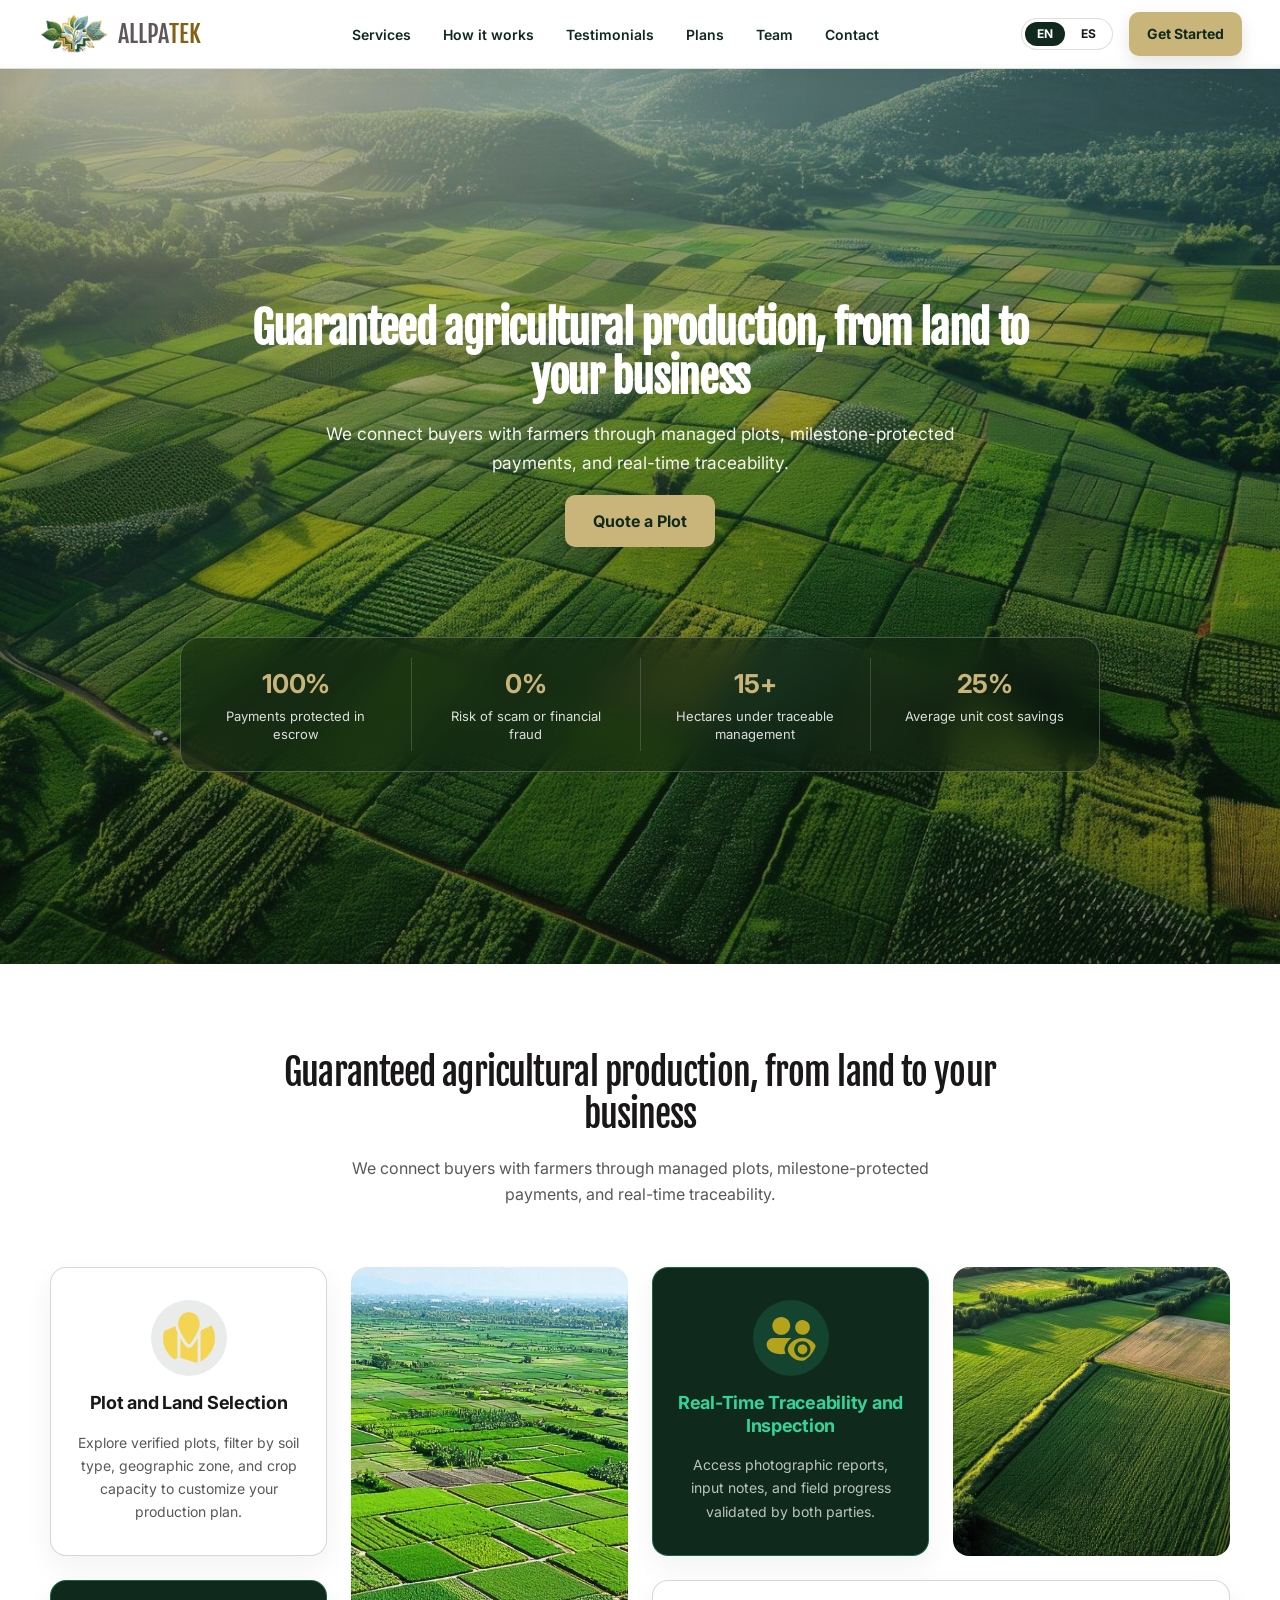
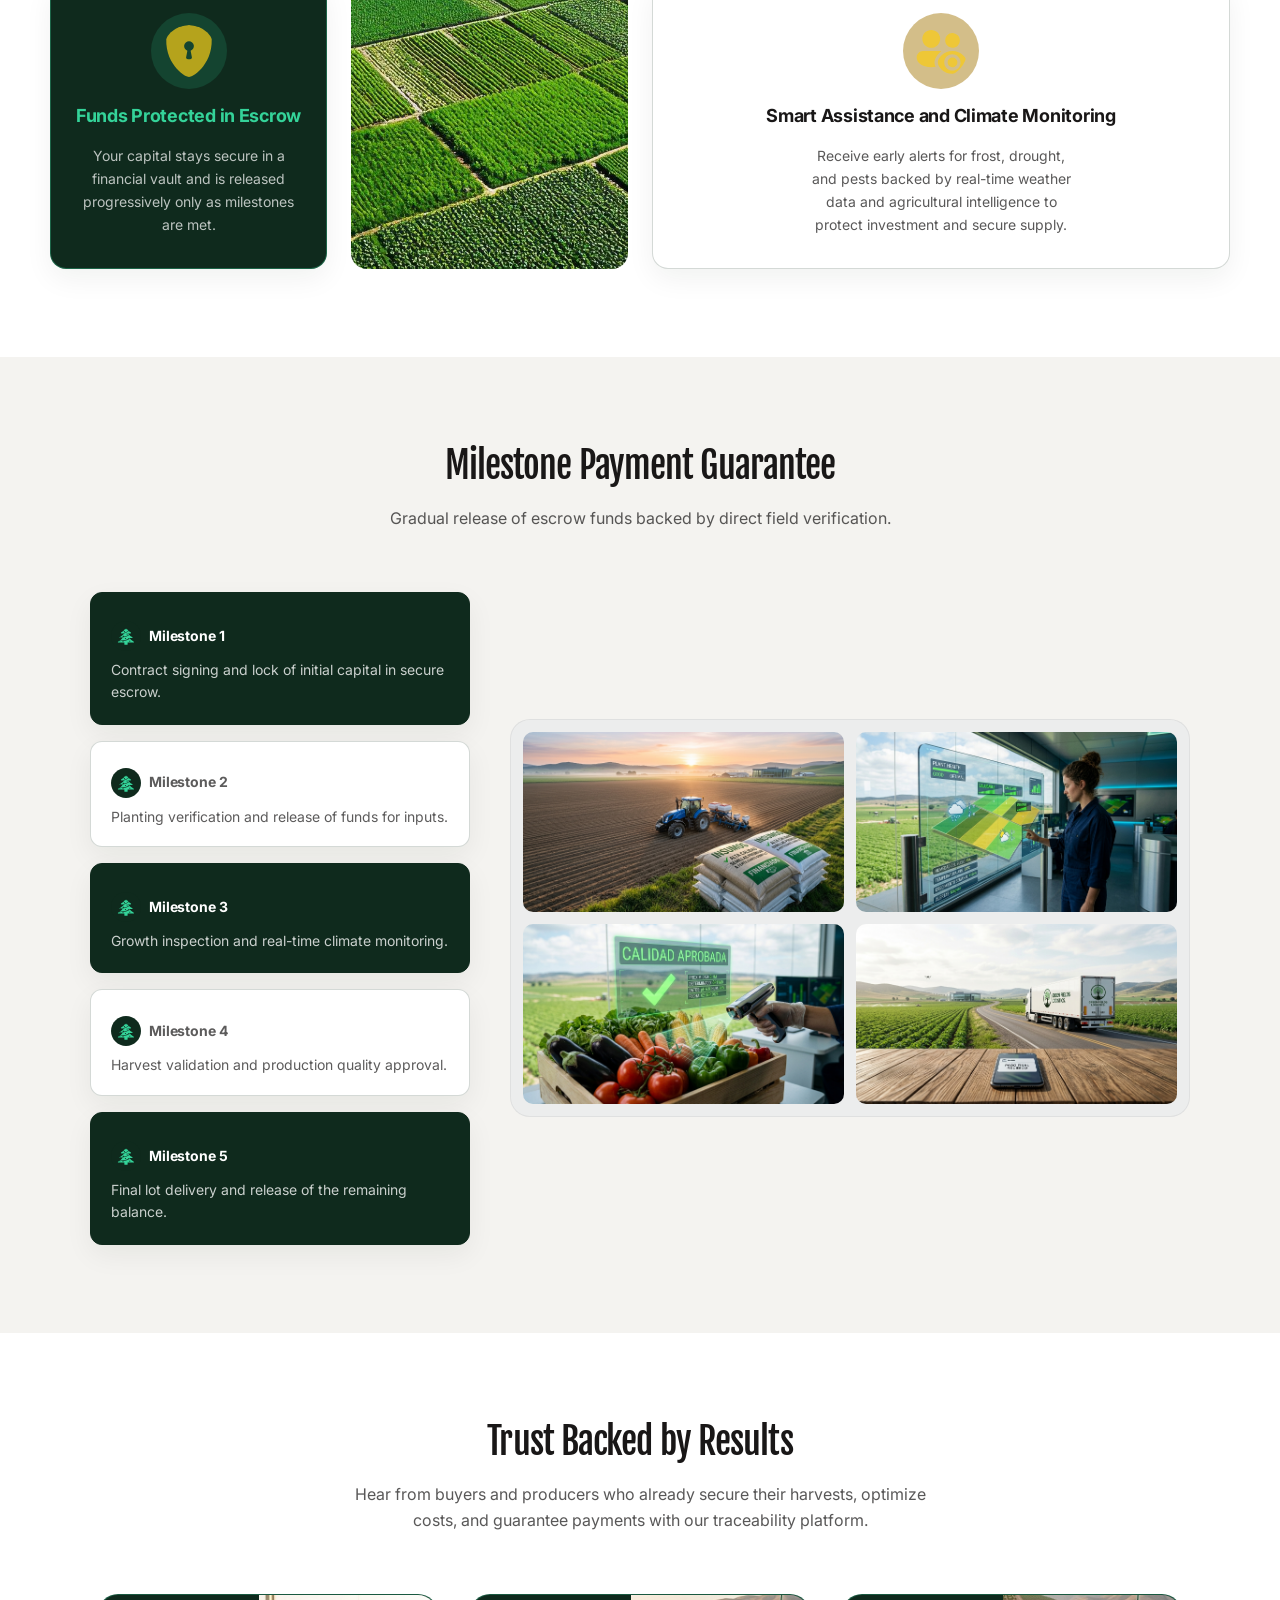
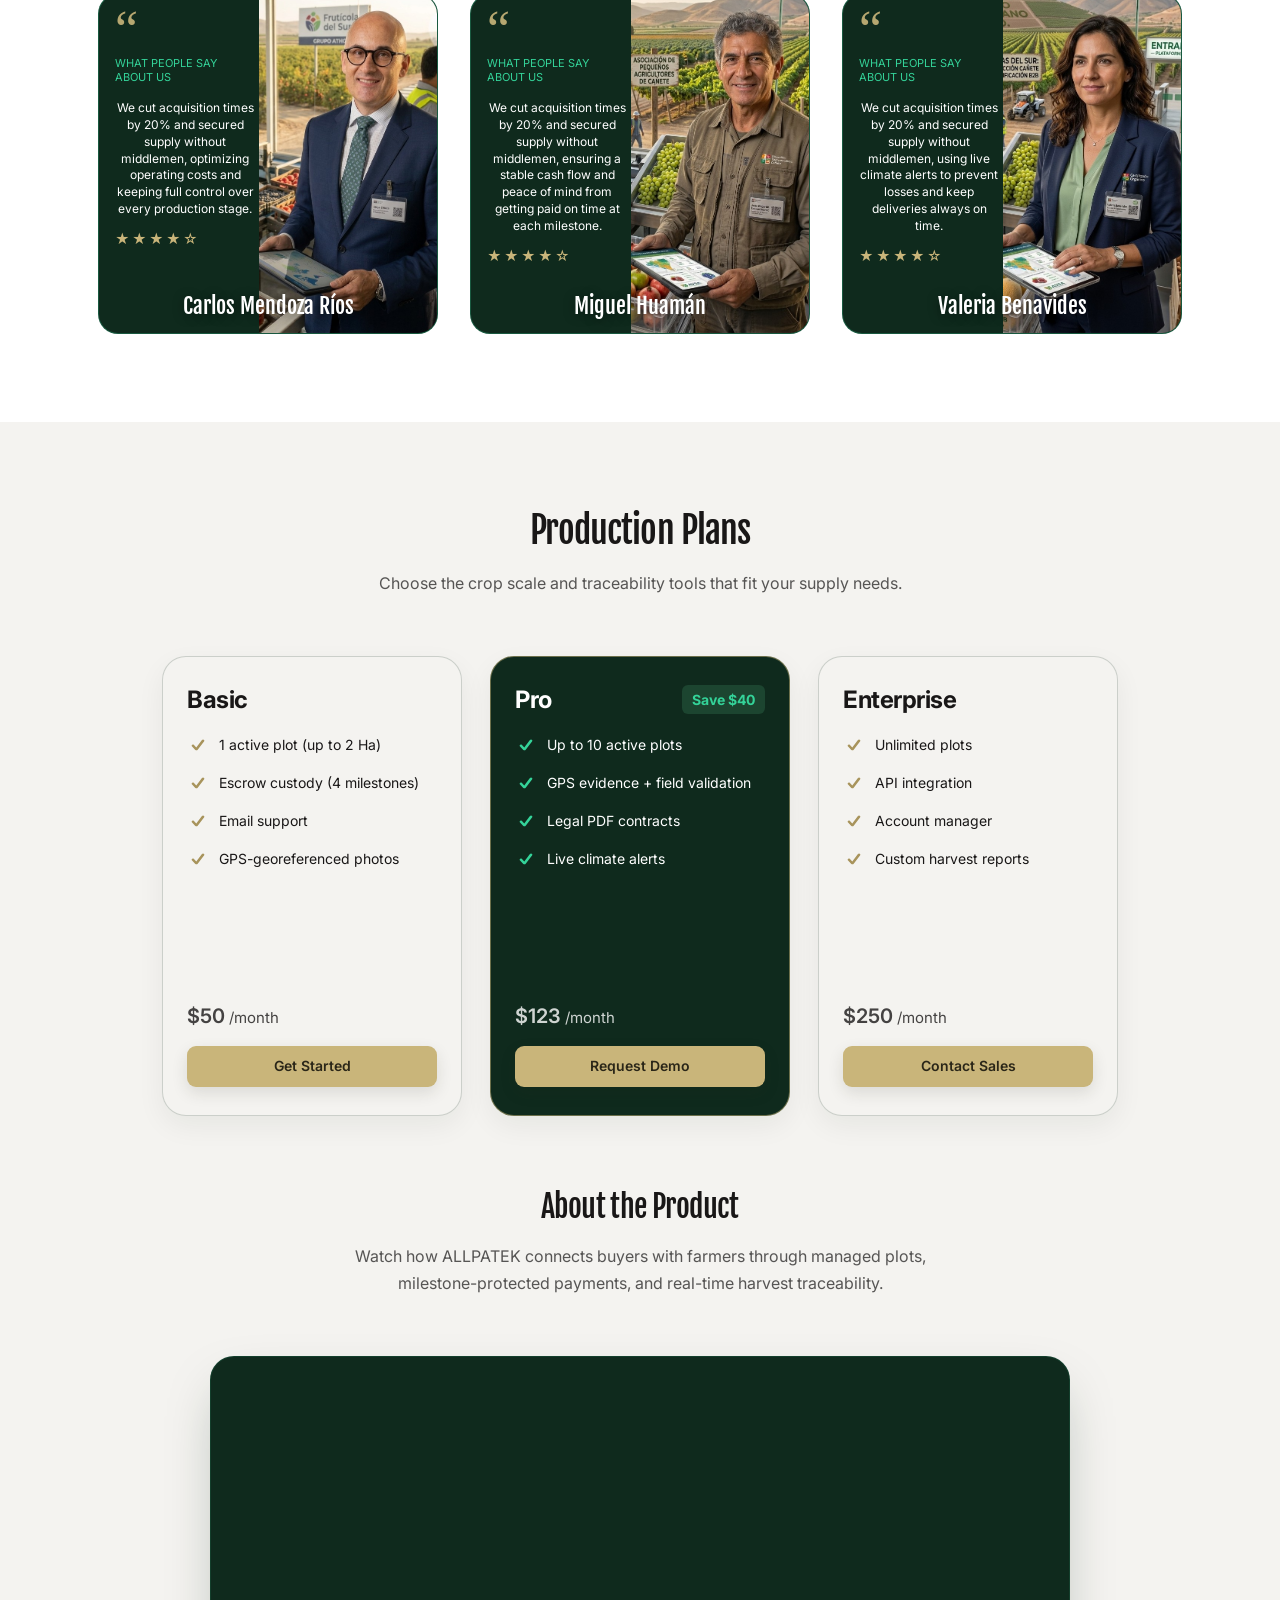
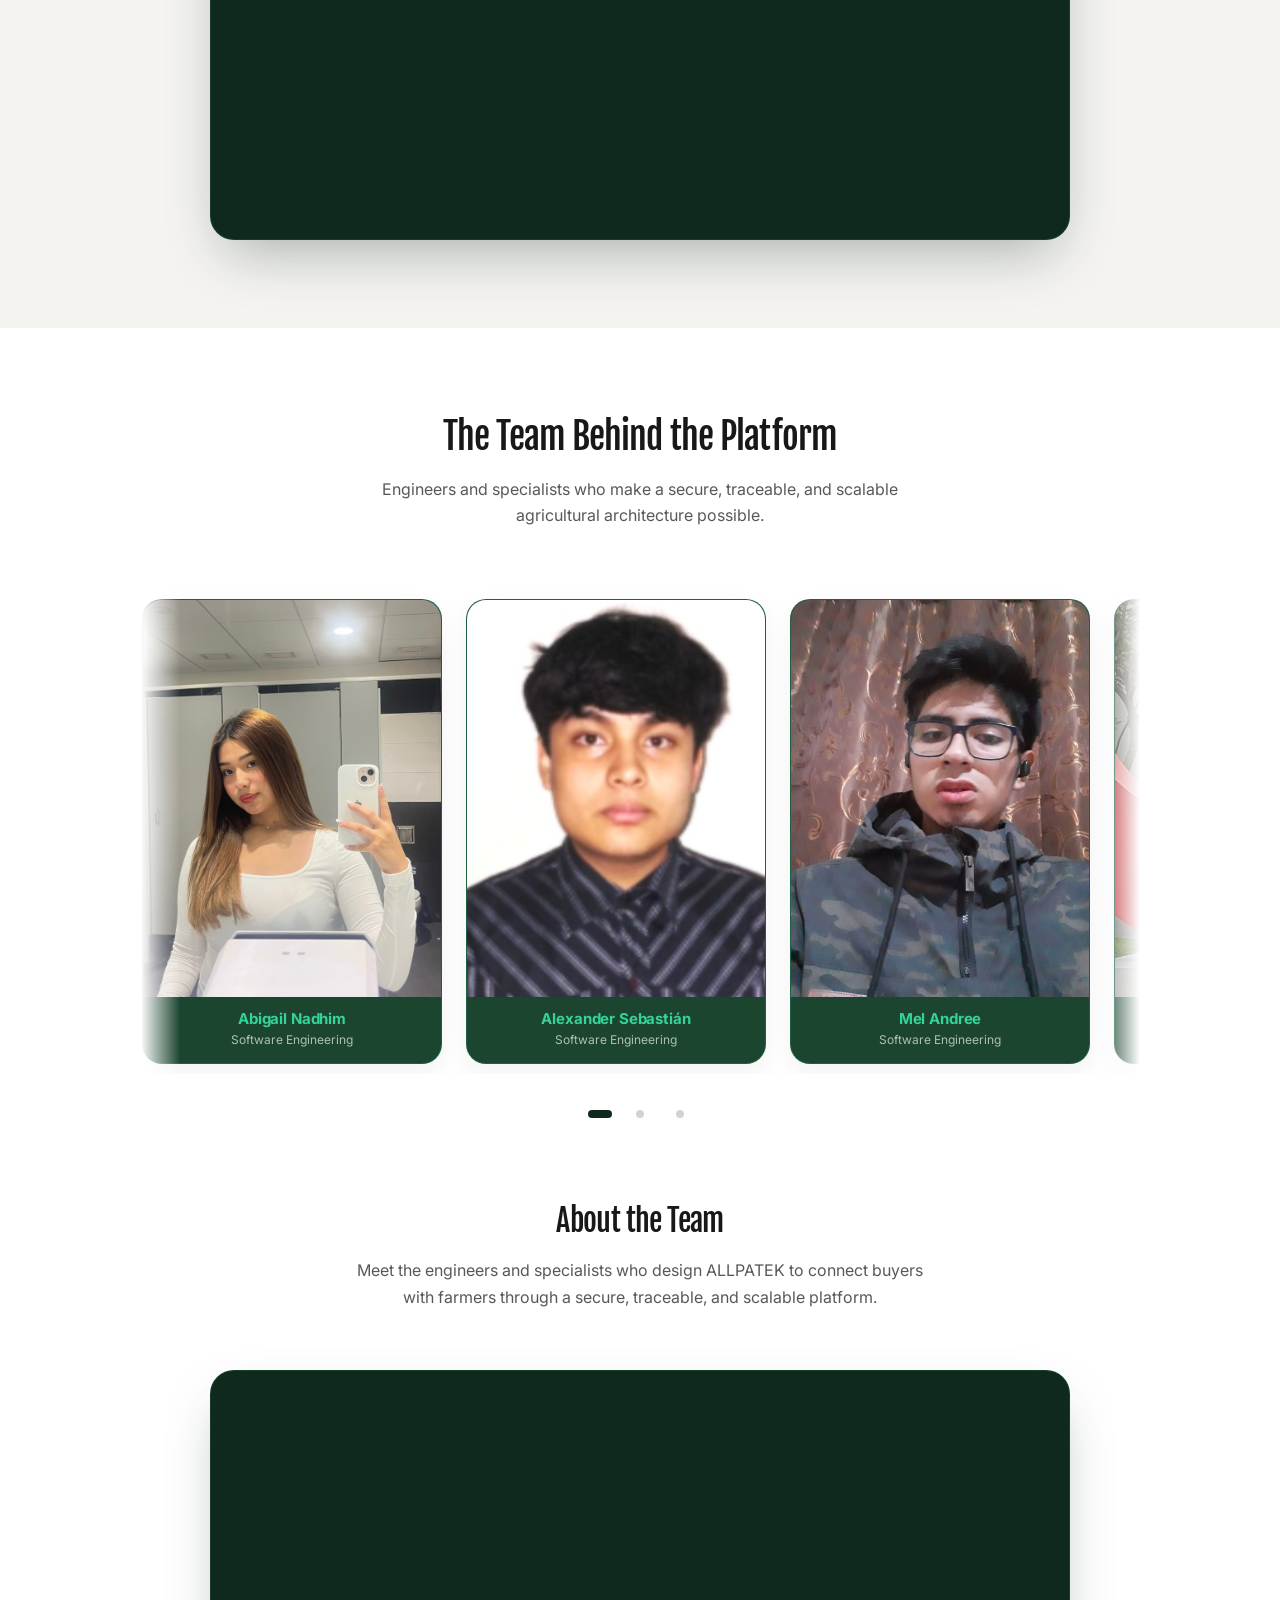
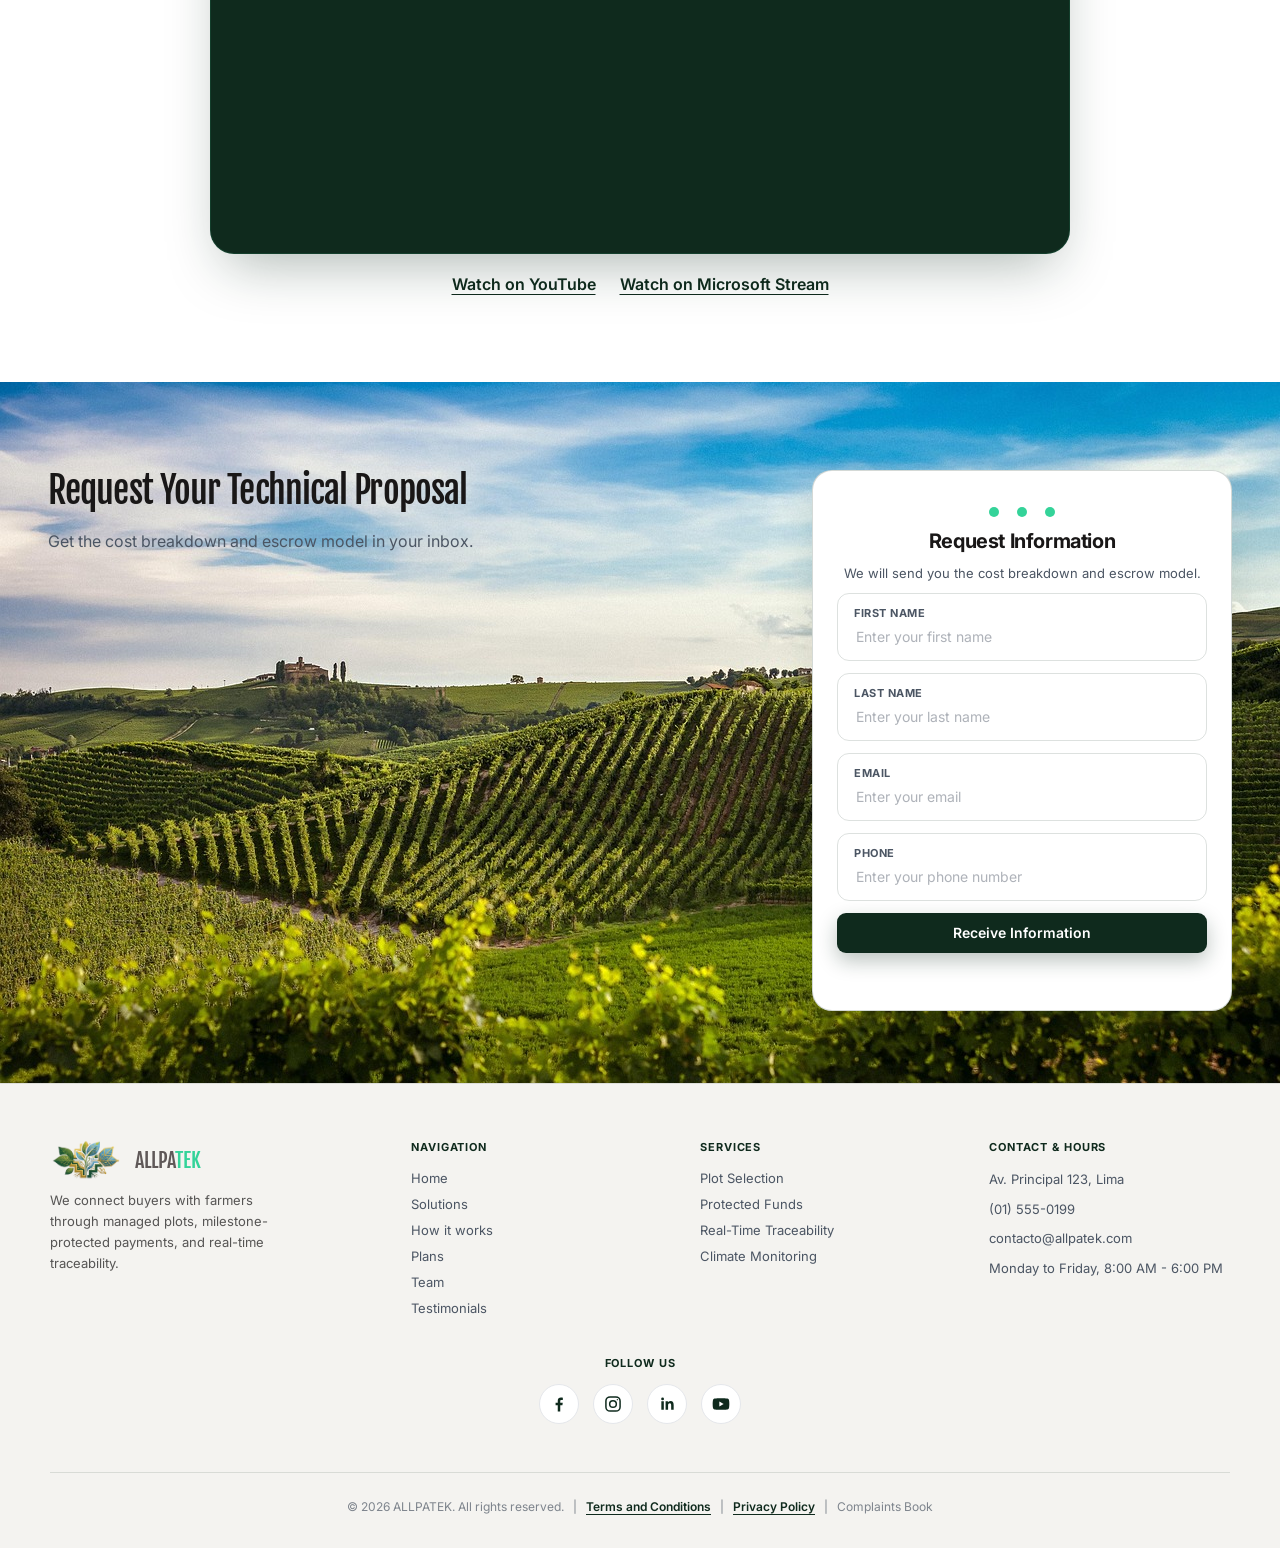
<file: index.html>
<!DOCTYPE html>
<html lang="en">
  <head>
    <meta charset="UTF-8" />
    <meta name="viewport" content="width=device-width, initial-scale=1.0" />
    <meta name="description" content="ALLPATEK — Guaranteed agricultural production from land to business." data-i18n-content="meta.description" />
    <meta name="theme-color" content="#0f2a1d" />
    <meta property="og:type" content="website" />
    <meta property="og:title" content="ALLPATEK — Guaranteed agricultural production" data-i18n-content="meta.title" />
    <meta property="og:description" content="ALLPATEK — Guaranteed agricultural production from land to business." data-i18n-content="meta.description" />
    <meta property="og:image" content="https://upc-pre-202620-1asi0729-7753-terranova.github.io/allpatek-website/assets/hero.png" />
    <meta name="twitter:card" content="summary_large_image" />
    <title data-i18n="meta.title">ALLPATEK — Guaranteed agricultural production</title>
    <link rel="icon" href="assets/logo.png" type="image/png" />
    <link rel="preconnect" href="https://fonts.googleapis.com" />
    <link rel="preconnect" href="https://fonts.gstatic.com" crossorigin />
    <link
      href="https://fonts.googleapis.com/css2?family=Fjalla+One&family=Inter:wght@400;600;700&display=swap"
      rel="stylesheet"
    />
    <link rel="stylesheet" href="styles.css" />
  </head>
  <body>
    <a class="skip-link" href="#main" data-i18n="a11y.skip">Skip to main content</a>

    <!-- Header -->
    <header class="site-header">
      <nav class="nav" aria-label="Primary" data-i18n-aria-label="nav.aria">
        <a class="logo" href="#inicio" aria-label="ALLPATEK home" data-i18n-aria-label="nav.home">
          <img class="logo__img" src="assets/logo.png" width="72" height="40" alt="" />
          <span class="logo__text" aria-hidden="true"><span>ALLPA</span><span>TEK</span></span>
        </a>

        <button
          class="nav__toggle"
          type="button"
          aria-expanded="false"
          aria-controls="nav-menu"
          aria-label="Open menu" data-i18n-aria-label="nav.menuAria"
         data-i18n="nav.menu">
          Menu
        </button>

        <ul class="nav__links" id="nav-menu" role="list">
          <li><a href="#servicios" data-i18n="nav.services">Services</a></li>
          <li><a href="#hitos" data-i18n="nav.how">How it works</a></li>
          <li><a href="#testimonios" data-i18n="nav.reviews">Testimonials</a></li>
          <li><a href="#planes" data-i18n="nav.plans">Plans</a></li>
          <li><a href="#equipo" data-i18n="nav.team">Team</a></li>
          <li><a href="#contacto" data-i18n="nav.contact">Contact</a></li>
        </ul>

        <div class="lang" role="group" aria-label="Language" data-i18n-aria-label="lang.aria">
          <button type="button" class="lang__btn is-active" data-lang="en_US" aria-pressed="true">
            EN
          </button>
          <button type="button" class="lang__btn" data-lang="es_419" aria-pressed="false">
            ES
          </button>
        </div>

        <a class="btn btn--gold btn--sm nav__cta" href="https://terranova-allpatek.netlify.app/" target="_blank" rel="noopener noreferrer" data-i18n="nav.cta">Get Started</a>
      </nav>
    </header>

    <main id="main" role="main">
      <!-- Hero -->
      <section class="hero" id="inicio" aria-labelledby="hero-title">
        <img class="hero__bg" src="assets/hero.png" alt="" role="presentation" fetchpriority="high" decoding="async" />
        <div class="hero__content">
          <h1 id="hero-title" data-i18n="hero.title">Guaranteed agricultural production, from land to your business</h1>
          <p data-i18n="hero.lead">We connect buyers with farmers through managed plots, milestone-protected payments, and real-time traceability.</p>
          <a class="btn btn--gold btn--lg" href="#servicios" data-i18n="hero.cta">Quote a Plot</a>
          <ul class="stats" role="list" aria-label="Key metrics" data-i18n-aria-label="hero.statsAria">
            <li>
              <strong>100%</strong>
              <span data-i18n="hero.stat1">Payments protected in escrow</span>
            </li>
            <li>
              <strong>0%</strong>
              <span data-i18n="hero.stat2">Risk of scam or financial fraud</span>
            </li>
            <li>
              <strong>15+</strong>
              <span data-i18n="hero.stat3">Hectares under traceable management</span>
            </li>
            <li>
              <strong>25%</strong>
              <span data-i18n="hero.stat4">Average unit cost savings</span>
            </li>
          </ul>
        </div>
      </section>

      <!-- Services -->
      <section class="section" id="servicios" aria-labelledby="services-title">
        <div class="intro">
          <h2 id="services-title" data-i18n="services.title">Guaranteed agricultural production, from land to your business</h2>
          <p data-i18n="services.lead">We connect buyers with farmers through managed plots, milestone-protected payments, and real-time traceability.</p>
        </div>
        <div class="features" role="list">
          <article class="card" role="listitem">
            <img class="icon icon--lg" src="assets/icon-parcelas.svg" width="50" height="50" alt="" aria-hidden="true" />
            <h3 data-i18n="services.card1.title">Plot and Land Selection</h3>
            <p data-i18n="services.card1.text">Explore verified plots, filter by soil type, geographic zone, and crop capacity to customize your production plan.</p>
          </article>
          <figure class="photo photo--tall">
            <img src="assets/feature-fields.png" alt="Agricultural plots in production" data-i18n-alt="services.img1" loading="lazy" decoding="async" />
          </figure>
          <article class="card card--dark" role="listitem">
            <img class="icon icon--lg" src="assets/icon-trazabilidad.svg" width="50" height="50" alt="" aria-hidden="true" />
            <h3 data-i18n="services.card2.title">Real-Time Traceability and Inspection</h3>
            <p data-i18n="services.card2.text">Access photographic reports, input notes, and field progress validated by both parties.</p>
          </article>
          <figure class="photo">
            <img src="assets/feature-sunset.png" alt="Fields at sunset" data-i18n-alt="services.img2" loading="lazy" decoding="async" />
          </figure>
          <article class="card card--dark" role="listitem">
            <img class="icon icon--lg" src="assets/icon-fondos.svg" width="50" height="50" alt="" aria-hidden="true" />
            <h3 data-i18n="services.card3.title">Funds Protected in Escrow</h3>
            <p data-i18n="services.card3.text">Your capital stays secure in a financial vault and is released progressively only as milestones are met.</p>
          </article>
          <article class="card card--wide" role="listitem">
            <img class="icon icon--lg" src="assets/icon-trazabilidad.svg" width="50" height="50" alt="" aria-hidden="true" />
            <h3 data-i18n="services.card4.title">Smart Assistance and Climate Monitoring</h3>
            <p data-i18n="services.card4.text">Receive early alerts for frost, drought, and pests backed by real-time weather data and agricultural intelligence to protect investment and secure supply.</p>
          </article>
        </div>
      </section>

      <!-- How it works -->
      <section class="section section--alt" id="hitos" aria-labelledby="milestones-title">
        <div class="intro">
          <h2 id="milestones-title" data-i18n="milestones.title">Milestone Payment Guarantee</h2>
          <p data-i18n="milestones.lead">Gradual release of escrow funds backed by direct field verification.</p>
        </div>
        <div class="milestones">
          <ol class="milestones__list">
            <li class="milestone milestone--on">
              <p class="milestone__label">
                <img class="icon" src="assets/icon-tree.svg" width="30" height="30" alt="" aria-hidden="true" />
                <span data-i18n="milestones.m1.label">Milestone 1</span>
              </p>
              <p data-i18n="milestones.m1.text">Contract signing and lock of initial capital in secure escrow.</p>
            </li>
            <li class="milestone">
              <p class="milestone__label">
                <img class="icon" src="assets/icon-tree.svg" width="30" height="30" alt="" aria-hidden="true" />
                <span data-i18n="milestones.m2.label">Milestone 2</span>
              </p>
              <p data-i18n="milestones.m2.text">Planting verification and release of funds for inputs.</p>
            </li>
            <li class="milestone milestone--on">
              <p class="milestone__label">
                <img class="icon" src="assets/icon-tree.svg" width="30" height="30" alt="" aria-hidden="true" />
                <span data-i18n="milestones.m3.label">Milestone 3</span>
              </p>
              <p data-i18n="milestones.m3.text">Growth inspection and real-time climate monitoring.</p>
            </li>
            <li class="milestone">
              <p class="milestone__label">
                <img class="icon" src="assets/icon-tree.svg" width="30" height="30" alt="" aria-hidden="true" />
                <span data-i18n="milestones.m4.label">Milestone 4</span>
              </p>
              <p data-i18n="milestones.m4.text">Harvest validation and production quality approval.</p>
            </li>
            <li class="milestone milestone--on">
              <p class="milestone__label">
                <img class="icon" src="assets/icon-tree.svg" width="30" height="30" alt="" aria-hidden="true" />
                <span data-i18n="milestones.m5.label">Milestone 5</span>
              </p>
              <p data-i18n="milestones.m5.text">Final lot delivery and release of the remaining balance.</p>
            </li>
          </ol>
          <div class="mosaic" aria-hidden="true">
            <img src="assets/hito-1.png" alt="" loading="lazy" decoding="async" />
            <img src="assets/hito-2.png" alt="" loading="lazy" decoding="async" />
            <img src="assets/hito-3.png" alt="" loading="lazy" decoding="async" />
            <img src="assets/hito-4.png" alt="" loading="lazy" decoding="async" />
          </div>
        </div>
      </section>

      <!-- Testimonials -->
      <section class="section" id="testimonios" aria-labelledby="reviews-title">
        <div class="intro">
          <h2 id="reviews-title" data-i18n="reviews.title">Trust Backed by Results</h2>
          <p data-i18n="reviews.lead">Hear from buyers and producers who already secure their harvests, optimize costs, and guarantee payments with our traceability platform.</p>
        </div>
        <div class="reviews" role="list">
          <article class="review" role="listitem">
            <img class="review__photo" src="assets/review-1.png" alt="" aria-hidden="true" loading="lazy" decoding="async" />
            <div class="review__body">
              <p class="review__kicker" data-i18n="reviews.kicker">What people say about us</p>
              <p data-i18n="reviews.r1.text">We cut acquisition times by 20% and secured supply without middlemen, optimizing operating costs and keeping full control over every production stage.</p>
              <p class="stars" aria-label="4.5 out of 5 stars" data-i18n-aria-label="reviews.stars">★★★★☆</p>
            </div>
            <h3>Carlos Mendoza Ríos</h3>
          </article>
          <article class="review" role="listitem">
            <img class="review__photo" src="assets/review-2.png" alt="" aria-hidden="true" loading="lazy" decoding="async" />
            <div class="review__body">
              <p class="review__kicker" data-i18n="reviews.kicker">What people say about us</p>
              <p data-i18n="reviews.r2.text">We cut acquisition times by 20% and secured supply without middlemen, ensuring a stable cash flow and peace of mind from getting paid on time at each milestone.</p>
              <p class="stars" aria-label="4.5 out of 5 stars" data-i18n-aria-label="reviews.stars">★★★★☆</p>
            </div>
            <h3>Miguel Huamán</h3>
          </article>
          <article class="review" role="listitem">
            <img class="review__photo" src="assets/review-3.png" alt="" aria-hidden="true" loading="lazy" decoding="async" />
            <div class="review__body">
              <p class="review__kicker" data-i18n="reviews.kicker">What people say about us</p>
              <p data-i18n="reviews.r3.text">We cut acquisition times by 20% and secured supply without middlemen, using live climate alerts to prevent losses and keep deliveries always on time.</p>
              <p class="stars" aria-label="4.5 out of 5 stars" data-i18n-aria-label="reviews.stars">★★★★☆</p>
            </div>
            <h3>Valeria Benavides</h3>
          </article>
        </div>
      </section>

      <!-- Plans -->
      <section class="section section--alt" id="planes" aria-labelledby="plans-title">
        <div class="intro">
          <h2 id="plans-title" data-i18n="plans.title">Production Plans</h2>
          <p data-i18n="plans.lead">Choose the crop scale and traceability tools that fit your supply needs.</p>
        </div>
        <div class="plans" role="list">
          <article class="plan" role="listitem" aria-labelledby="plan-basic">
            <h3 id="plan-basic" data-i18n="plans.basic.name">Basic</h3>
            <ul>
              <li>
                <img class="icon" src="assets/price-1.svg" width="22" height="22" alt="" aria-hidden="true" />
                <span data-i18n="plans.basic.f1">1 active plot (up to 2 Ha)</span>
              </li>
              <li>
                <img class="icon" src="assets/price-2.svg" width="22" height="22" alt="" aria-hidden="true" />
                <span data-i18n="plans.basic.f2">Escrow custody (4 milestones)</span>
              </li>
              <li>
                <img class="icon" src="assets/price-3.svg" width="22" height="22" alt="" aria-hidden="true" />
                <span data-i18n="plans.basic.f3">Email support</span>
              </li>
              <li>
                <img class="icon" src="assets/price-4.svg" width="22" height="22" alt="" aria-hidden="true" />
                <span data-i18n="plans.basic.f4">GPS-georeferenced photos</span>
              </li>
            </ul>
            <p class="plan__price">
              <strong>$50</strong> <span data-i18n="plans.perMonth">/month</span>
            </p>
            <a class="btn btn--gold" href="#contacto" data-i18n="plans.basic.cta">Get Started</a>
          </article>
          <article class="plan plan--featured" role="listitem" aria-labelledby="plan-pro">
            <div class="plan__head">
              <h3 id="plan-pro" data-i18n="plans.pro.name">Pro</h3>
              <span class="plan__badge" data-i18n="plans.pro.badge">Save $40</span>
            </div>
            <ul>
              <li>
                <img class="icon" src="assets/price-pro-1.svg" width="22" height="22" alt="" aria-hidden="true" />
                <span data-i18n="plans.pro.f1">Up to 10 active plots</span>
              </li>
              <li>
                <img class="icon" src="assets/price-pro-2.svg" width="22" height="22" alt="" aria-hidden="true" />
                <span data-i18n="plans.pro.f2">GPS evidence + field validation</span>
              </li>
              <li>
                <img class="icon" src="assets/price-pro-3.svg" width="22" height="22" alt="" aria-hidden="true" />
                <span data-i18n="plans.pro.f3">Legal PDF contracts</span>
              </li>
              <li>
                <img class="icon" src="assets/price-pro-4.svg" width="22" height="22" alt="" aria-hidden="true" />
                <span data-i18n="plans.pro.f4">Live climate alerts</span>
              </li>
            </ul>
            <p class="plan__price">
              <strong>$123</strong> <span data-i18n="plans.perMonth">/month</span>
            </p>
            <a class="btn btn--gold" href="#contacto" data-i18n="plans.pro.cta">Request Demo</a>
          </article>
          <article class="plan" role="listitem" aria-labelledby="plan-enterprise">
            <h3 id="plan-enterprise" data-i18n="plans.enterprise.name">Enterprise</h3>
            <ul>
              <li>
                <img class="icon" src="assets/price-1.svg" width="22" height="22" alt="" aria-hidden="true" />
                <span data-i18n="plans.enterprise.f1">Unlimited plots</span>
              </li>
              <li>
                <img class="icon" src="assets/price-2.svg" width="22" height="22" alt="" aria-hidden="true" />
                <span data-i18n="plans.enterprise.f2">API integration</span>
              </li>
              <li>
                <img class="icon" src="assets/price-3.svg" width="22" height="22" alt="" aria-hidden="true" />
                <span data-i18n="plans.enterprise.f3">Account manager</span>
              </li>
              <li>
                <img class="icon" src="assets/price-4.svg" width="22" height="22" alt="" aria-hidden="true" />
                <span data-i18n="plans.enterprise.f4">Custom harvest reports</span>
              </li>
            </ul>
            <p class="plan__price">
              <strong>$250</strong> <span data-i18n="plans.perMonth">/month</span>
            </p>
            <a class="btn btn--gold" href="#contacto" data-i18n="plans.enterprise.cta">Contact Sales</a>
          </article>
        </div>
        <div class="product-video">
          <div class="intro">
            <h3 id="product-video-title" data-i18n="productVideo.title">About the Product</h3>
            <p data-i18n="productVideo.lead">Watch how ALLPATEK connects buyers with farmers through managed plots, milestone-protected payments, and real-time harvest traceability.</p>
          </div>
          <div class="product-video__frame">
            <iframe
              src="https://www.youtube.com/embed/se1KsUnUtmI"
              title="ALLPATEK — About the Product" data-i18n-title="productVideo.iframeTitle"
              loading="lazy"
              referrerpolicy="strict-origin-when-cross-origin"
              allow="accelerometer; autoplay; clipboard-write; encrypted-media; gyroscope; picture-in-picture; web-share"
              allowfullscreen
            ></iframe>
          </div>
        </div>
      </section>

      <!-- Team -->
      <section class="section" id="equipo" aria-labelledby="team-title">
        <div class="intro">
          <h2 id="team-title" data-i18n="team.title">The Team Behind the Platform</h2>
          <p data-i18n="team.lead">Engineers and specialists who make a secure, traceable, and scalable agricultural architecture possible.</p>
        </div>
        <div class="team-carousel" role="region" aria-label="The Team Behind the Platform" data-i18n-aria-label="team.title">
          <div class="team-viewport">
            <ul class="team-track" role="list">
              <li class="member" role="listitem">
                <div class="member__media">
                  <img class="member__person" src="assets/foto-abigail.png" alt="Abigail Nadhim" loading="lazy" decoding="async" />
                </div>
                <h3>Abigail Nadhim</h3>
                <p data-i18n="team.role">Software Engineering</p>
              </li>
              <li class="member" role="listitem">
                <div class="member__media">
                  <img class="member__person" src="assets/foto-alexander.jpg" alt="Alexander Sebastián" loading="lazy" decoding="async" />
                </div>
                <h3>Alexander Sebastián</h3>
                <p data-i18n="team.role">Software Engineering</p>
              </li>
              <li class="member" role="listitem">
                <div class="member__media">
                  <img class="member__person" src="assets/foto-andree.jpg" alt="Mel Andree" loading="lazy" decoding="async" />
                </div>
                <h3>Mel Andree</h3>
                <p data-i18n="team.role">Software Engineering</p>
              </li>
              <li class="member" role="listitem">
                <div class="member__media">
                  <img class="member__person" src="assets/foto_nayely.jpg" alt="Nayely Macarena" loading="lazy" decoding="async" />
                </div>
                <h3>Nayely Macarena</h3>
                <p data-i18n="team.role">Software Engineering</p>
              </li>
              <li class="member" role="listitem">
                <div class="member__media">
                  <img class="member__person" src="assets/foto-miguel.jpg" alt="Miguel Angel" loading="lazy" decoding="async" />
                </div>
                <h3>Miguel Angel</h3>
                <p data-i18n="team.role">Software Engineering</p>
              </li>
            </ul>
          </div>
          <div class="team-dots" role="group" aria-label="Team carousel navigation" data-i18n-aria-label="team.carouselNav"></div>
        </div>
        <div class="product-video">
          <div class="intro">
            <h3 id="team-video-title" data-i18n="teamVideo.title">About the Team</h3>
            <p data-i18n="teamVideo.lead">Meet the engineers and specialists who design ALLPATEK to connect buyers with farmers through a secure, traceable, and scalable platform.</p>
          </div>
          <div class="product-video__frame team-video__frame">
            <iframe
              src="https://www.youtube.com/embed/xTczyWsnCy0"
              title="ALLPATEK — About the Team" data-i18n-title="teamVideo.iframeTitle"
              loading="eager"
              referrerpolicy="strict-origin-when-cross-origin"
              allow="accelerometer; autoplay; clipboard-write; encrypted-media; gyroscope; picture-in-picture; web-share"
              allowfullscreen
            ></iframe>
          </div>
          <p class="team-video__links">
            <a href="https://www.youtube.com/watch?v=xTczyWsnCy0" target="_blank" rel="noopener noreferrer" data-i18n="teamVideo.youtubeLink">Watch on YouTube</a>
            <a href="https://upcedupe-my.sharepoint.com/:v:/g/personal/u20241f246_upc_edu_pe/IQAZ556NOz08Q7a5o8uGTcrwAa3O22HYIFnz-YZD-E8xArg?nav=eyJyZWZlcnJhbEluZm8iOnsicmVmZXJyYWxBcHAiOiJPbmVEcml2ZUZvckJ1c2luZXNzIiwicmVmZXJyYWxBcHBQbGF0Zm9ybSI6IldlYiIsInJlZmVycmFsTW9kZSI6InZpZXciLCJyZWZlcnJhbFZpZXciOiJNeUZpbGVzTGlua0NvcHkifX0&amp;e=YpvRss" target="_blank" rel="noopener noreferrer" data-i18n="teamVideo.streamLink">Watch on Microsoft Stream</a>
          </p>
        </div>
      </section>

      <!-- Contact form -->
      <section class="contact" id="contacto" aria-labelledby="contact-title">
        <img class="contact__bg" src="assets/contact-bg.png" alt="" role="presentation" loading="lazy" decoding="async" />
        <div class="contact__inner">
          <div>
            <h2 id="contact-title" data-i18n="contact.title">Request Your Technical Proposal</h2>
            <p data-i18n="contact.lead">Get the cost breakdown and escrow model in your inbox.</p>
          </div>
          <form class="form" id="contact-form" novalidate aria-labelledby="form-title">
            <div class="form__steps" aria-hidden="true"></div>
            <h3 id="form-title" data-i18n="contact.formTitle">Request Information</h3>
            <p class="form__lead" data-i18n="contact.formLead">We will send you the cost breakdown and escrow model.</p>
            <label for="nombres">
              <span data-i18n="contact.firstName">First name</span>
              <input
                id="nombres"
                name="nombres"
                type="text"
                autocomplete="given-name"
                required
                aria-required="true"
                placeholder="Enter your first name" data-i18n-placeholder="contact.firstNamePh"
              />
            </label>
            <label for="apellidos">
              <span data-i18n="contact.lastName">Last name</span>
              <input
                id="apellidos"
                name="apellidos"
                type="text"
                autocomplete="family-name"
                required
                aria-required="true"
                placeholder="Enter your last name" data-i18n-placeholder="contact.lastNamePh"
              />
            </label>
            <label for="correo">
              <span data-i18n="contact.email">Email</span>
              <input
                id="correo"
                name="correo"
                type="email"
                autocomplete="email"
                required
                aria-required="true"
                placeholder="Enter your email" data-i18n-placeholder="contact.emailPh"
              />
            </label>
            <label for="telefono">
              <span data-i18n="contact.phone">Phone</span>
              <input
                id="telefono"
                name="telefono"
                type="tel"
                inputmode="tel"
                autocomplete="tel"
                required
                aria-required="true"
                placeholder="Enter your phone number" data-i18n-placeholder="contact.phonePh"
              />
            </label>
            <button class="btn btn--green" type="submit" data-i18n="contact.submit">Receive Information</button>
            <p class="form__status" id="contact-status" role="status" aria-live="polite"></p>
          </form>
        </div>
      </section>
    </main>

    <!-- Footer -->
    <footer class="footer" role="contentinfo">
      <div class="footer__grid">
        <div class="footer__brand">
          <a class="logo" href="#inicio" aria-label="ALLPATEK home" data-i18n-aria-label="nav.home">
            <img class="logo__img" src="assets/logo.png" width="72" height="40" alt="" />
            <span class="logo__text" aria-hidden="true"><span>ALLPA</span><span>TEK</span></span>
          </a>
          <p data-i18n="hero.lead">We connect buyers with farmers through managed plots, milestone-protected payments, and real-time traceability.</p>
        </div>
        <nav aria-label="Footer" data-i18n-aria-label="footer.navAria">
          <h3 data-i18n="footer.nav">Navigation</h3>
          <ul>
            <li><a href="#inicio" data-i18n="footer.home">Home</a></li>
            <li><a href="#servicios" data-i18n="footer.solutions">Solutions</a></li>
            <li><a href="#hitos" data-i18n="nav.how">How it works</a></li>
            <li><a href="#planes" data-i18n="nav.plans">Plans</a></li>
            <li><a href="#equipo" data-i18n="nav.team">Team</a></li>
            <li><a href="#testimonios" data-i18n="nav.reviews">Testimonials</a></li>
          </ul>
        </nav>
        <div>
          <h3 data-i18n="footer.services">Services</h3>
          <ul>
            <li><a href="#servicios" data-i18n="footer.s1">Plot Selection</a></li>
            <li><a href="#servicios" data-i18n="footer.s2">Protected Funds</a></li>
            <li><a href="#hitos" data-i18n="footer.s3">Real-Time Traceability</a></li>
            <li><a href="#servicios" data-i18n="footer.s4">Climate Monitoring</a></li>
          </ul>
        </div>
        <address>
          <h3 data-i18n="footer.contact">Contact &amp; Hours</h3>
          <ul>
            <li data-i18n="footer.address">Av. Principal 123, Lima</li>
            <li><a href="tel:+5115550199">(01) 555-0199</a></li>
            <li><a href="mailto:contacto@allpatek.com">contacto@allpatek.com</a></li>
            <li data-i18n="footer.hours">Monday to Friday, 8:00 AM - 6:00 PM</li>
          </ul>
        </address>
      </div>
      <div class="footer__social">
        <h3 data-i18n="footer.follow">Follow us</h3>
        <ul class="social">
          <li>
            <a
              class="social__link"
              href="https://www.facebook.com/"
              target="_blank"
              rel="noopener noreferrer"
              aria-label="ALLPATEK on Facebook" data-i18n-aria-label="footer.social.facebook"
            >
              <span class="social__icon social__icon--facebook"></span>
            </a>
          </li>
          <li>
            <a
              class="social__link"
              href="https://www.instagram.com/"
              target="_blank"
              rel="noopener noreferrer"
              aria-label="ALLPATEK on Instagram" data-i18n-aria-label="footer.social.instagram"
            >
              <span class="social__icon social__icon--instagram"></span>
            </a>
          </li>
          <li>
            <a
              class="social__link"
              href="https://www.linkedin.com/"
              target="_blank"
              rel="noopener noreferrer"
              aria-label="ALLPATEK on LinkedIn" data-i18n-aria-label="footer.social.linkedin"
            >
              <span class="social__icon social__icon--linkedin"></span>
            </a>
          </li>
          <li>
            <a
              class="social__link"
              href="https://www.youtube.com/"
              target="_blank"
              rel="noopener noreferrer"
              aria-label="ALLPATEK on YouTube" data-i18n-aria-label="footer.social.youtube"
            >
              <span class="social__icon social__icon--youtube"></span>
            </a>
          </li>
        </ul>
      </div>
      <p class="footer__copy">
        <span data-i18n="footer.rights">© 2026 ALLPATEK. All rights reserved.</span>
        <span class="footer__sep" aria-hidden="true">|</span>
        <a
          class="footer__legal"
          data-legal="terms"
          href="assets/legal/allpatek-terms-and-conditions-en.pdf"
          download
           data-i18n="footer.terms">Terms and Conditions</a
        >
        <span class="footer__sep" aria-hidden="true">|</span>
        <a
          class="footer__legal"
          data-legal="privacy"
          href="assets/legal/allpatek-privacy-policy-en.pdf"
          download
           data-i18n="footer.privacy">Privacy Policy</a
        >
        <span class="footer__sep" aria-hidden="true">|</span>
        <span data-i18n="footer.complaints">Complaints Book</span>
      </p>
    </footer>
    <script src="script.js"></script>
  </body>
</html>
</file>
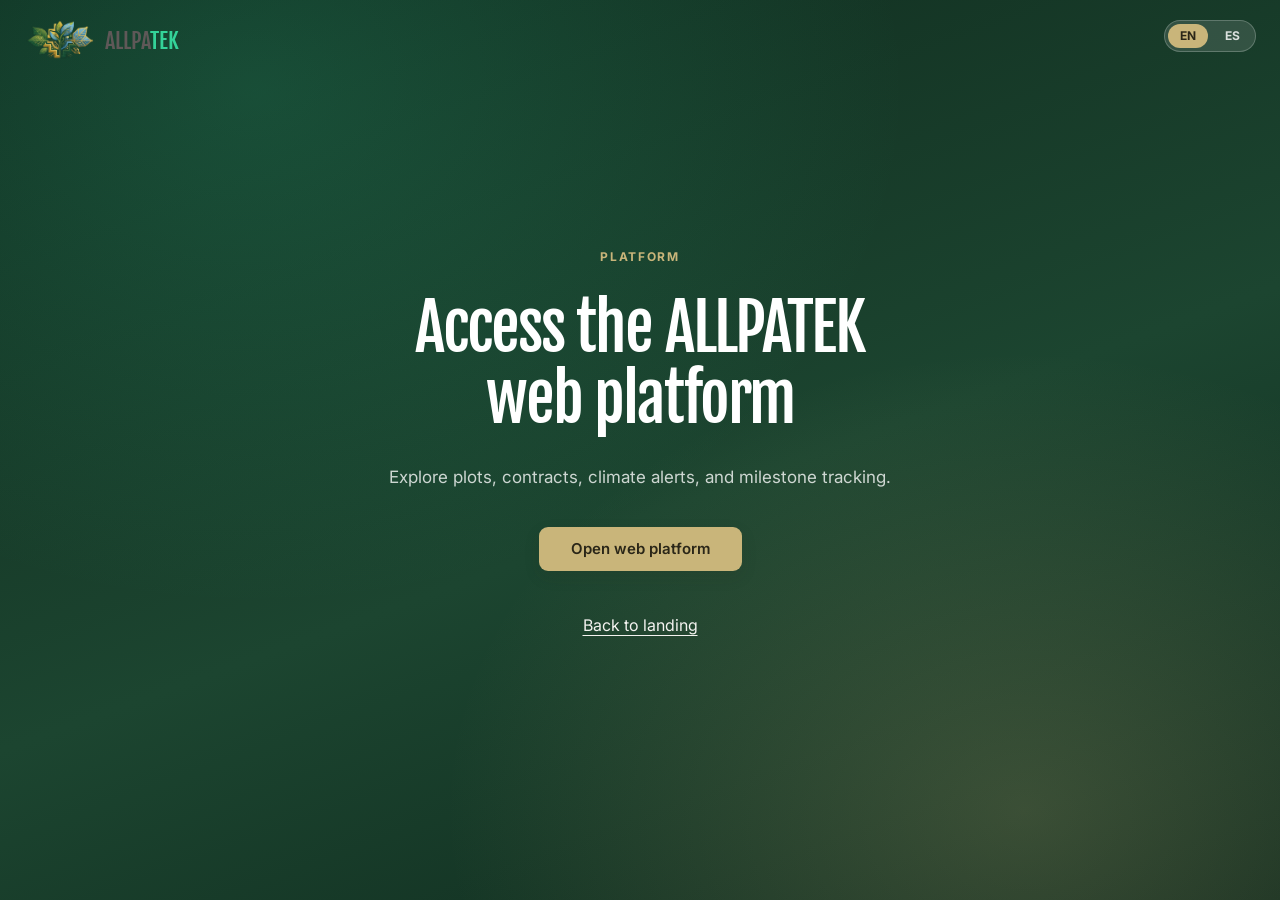
<file: plataforma.html>
<!DOCTYPE html>
<html lang="en">
  <head>
    <meta charset="UTF-8" />
    <meta name="viewport" content="width=device-width, initial-scale=1.0" />
    <meta name="description" content="Explore plots, contracts, climate alerts, and milestone tracking." data-i18n-content="coming.lead" />
    <meta name="theme-color" content="#0f2a1d" />
    <title data-i18n="coming.meta">ALLPATEK — Web platform</title>
    <link rel="icon" href="assets/logo.png" type="image/png" />
    <link rel="preconnect" href="https://fonts.googleapis.com" />
    <link rel="preconnect" href="https://fonts.gstatic.com" crossorigin />
    <link
      href="https://fonts.googleapis.com/css2?family=Fjalla+One&family=Inter:wght@400;600;700&display=swap"
      rel="stylesheet"
    />
    <link rel="stylesheet" href="styles.css" />
  </head>
  <body class="coming-page">
    <a class="skip-link" href="#coming-title" data-i18n="a11y.skip">Skip to main content</a>
    <main class="coming" role="main" aria-labelledby="coming-title">
      <a class="logo coming__logo" href="index.html" aria-label="ALLPATEK home" data-i18n-aria-label="nav.home">
        <img class="logo__img" src="assets/logo.png" width="72" height="40" alt="" />
        <span class="logo__text" aria-hidden="true"><span>ALLPA</span><span>TEK</span></span>
      </a>

      <div class="lang coming__lang" role="group" aria-label="Language" data-i18n-aria-label="lang.aria">
        <button type="button" class="lang__btn is-active" data-lang="en_US" aria-pressed="true">EN</button>
        <button type="button" class="lang__btn" data-lang="es_419" aria-pressed="false">ES</button>
      </div>

      <p class="coming__kicker" data-i18n="coming.kicker">Platform</p>
      <h1 id="coming-title" data-i18n="coming.title">Access the ALLPATEK web platform</h1>
      <p class="coming__lead" data-i18n="coming.lead">Explore plots, contracts, climate alerts, and milestone tracking.</p>

      <a class="btn btn--gold btn--lg" href="https://terranova-allpatek.netlify.app/" target="_blank" rel="noopener noreferrer" data-i18n="coming.open">Open web platform</a>
      <p><a class="coming__back" href="index.html" data-i18n="coming.back">Back to landing</a></p>
    </main>
    <script src="script.js"></script>
  </body>
</html>
</file>
<file: styles.css>
/* Tokens */
:root {
  --green: #0f2a1d;
  --green-mid: #1c4530;
  --mint: #34d399;
  --gold: #c9b57a;
  --gold-hover: #b59d62;
  --ink: #191717;
  --muted: rgba(25, 23, 23, 0.72);
  --white: #ffffff;
  --cream: #f4f3f0;
  --gray: #4b5563;
  --error: #dc2626;
  --shadow: 0 12px 28px -10px rgba(12, 12, 13, 0.28);
  --radius: 12px;
  --space: 48px;
  --nav-h: 64px;
  --max: 1180px;
  --font: Inter, system-ui, sans-serif;
  --font-display: "Fjalla One", sans-serif;
  /* Design system tokens */
  --border-std: 1.5px solid rgba(20, 45, 28, 0.18);
  --shadow-std: 0 10px 28px rgba(15, 35, 22, 0.06);
  --ease-spring: cubic-bezier(0.16, 1, 0.3, 1);
}

/* Base */
*,
*::before,
*::after {
  box-sizing: border-box;
}

html {
  scroll-behavior: smooth;
  scroll-padding-top: 96px;
}

body {
  margin: 0;
  font-family: var(--font);
  color: var(--ink);
  background: var(--white);
}

.skip-link {
  position: absolute;
  left: 12px;
  top: -48px;
  z-index: 100;
  padding: 10px 14px;
  background: var(--green);
  color: var(--white);
  border-radius: 8px;
  font: 600 14px var(--font);
}

.skip-link:focus {
  top: 12px;
}

img {
  max-width: 100%;
  display: block;
}

a {
  color: inherit;
  text-decoration: none;
}

h1,
h2 {
  font-family: var(--font-display);
  font-weight: 400;
  margin: 0;
}

ul,
ol {
  margin: 0;
  padding: 0;
}

.icon {
  width: 22px;
  height: 22px;
  flex-shrink: 0;
}

.icon--lg {
  width: 50px;
  height: 50px;
}

.milestone__label .icon {
  width: 30px;
  height: 30px;
}

/* Logo and buttons */
.logo {
  display: flex;
  align-items: center;
}

.logo__img {
  width: 72px;
  height: 40px;
  object-fit: cover;
}

.logo__text {
  font-family: var(--font-display);
  font-size: 22px;
  width: 92px;
  text-align: center;
}

.logo__text span:first-child {
  color: #5f5858;
}

.logo__text span:last-child {
  color: var(--mint);
}

.btn {
  display: inline-flex;
  align-items: center;
  justify-content: center;
  padding: 12px 26px;
  border: 0;
  border-radius: 9px;
  cursor: pointer;
  font: 600 14px/1.2 var(--font);
  text-align: center;
  transition: transform 0.25s var(--ease-spring), box-shadow 0.25s, background 0.2s, color 0.2s;
}

.btn:hover {
  transform: translateY(-2px);
}

.btn:focus-visible {
  outline: 2px solid var(--mint);
  outline-offset: 3px;
}

.btn--gold {
  background: var(--gold);
  color: #2a2618;
  box-shadow: 0 6px 16px rgba(42, 38, 24, 0.12);
}

.btn--gold:hover {
  background: var(--gold-hover);
}

.btn--green {
  width: 100%;
  background: var(--green);
  color: var(--white);
  box-shadow: 0 8px 20px rgba(15, 42, 29, 0.28);
}

.btn--green:hover {
  background: var(--green-mid);
  color: var(--mint);
}

.btn:disabled,
.btn:disabled:hover {
  cursor: wait;
  opacity: 0.72;
  transform: none;
}

.btn--sm {
  padding: 9px 18px;
  font-size: 13px;
}

.btn--lg {
  padding: 13px 32px;
  font-size: 15px;
}

/* Header */
.site-header,
.site-header * {
  box-sizing: border-box;
}

.site-header {
  position: sticky;
  top: 0;
  z-index: 50;
  min-height: var(--nav-h, 80px);
  font-family: var(--font, "Inter", Arial, sans-serif);
  color: #10291c;
}

.nav {
  position: fixed;
  inset: 0 0 auto;
  z-index: 50;
  display: flex;
  align-items: center;
  gap: 16px;
  min-height: var(--nav-h, 80px);
  padding: 12px clamp(20px, 3vw, 48px);
  background: rgba(255, 255, 255, 0.96);
  backdrop-filter: blur(12px);
  -webkit-backdrop-filter: blur(12px);
  border-bottom: 1.5px solid rgba(20, 45, 28, 0.14);
  box-shadow: 0 4px 20px rgba(15, 35, 22, 0.06);
  transition: background 0.3s, box-shadow 0.3s, border-color 0.3s;
}

.nav.is-scrolled,
.nav.is-open {
  background: rgba(255, 255, 255, 0.99);
  box-shadow: 0 4px 28px rgba(12, 12, 13, 0.12);
}

.nav a {
  color: inherit;
  text-decoration: none;
}

.nav .logo {
  display: inline-flex;
  align-items: center;
  flex-shrink: 0;
  gap: 8px;
}

.nav .logo__img {
  display: block;
  width: 72px;
  height: 40px;
  object-fit: contain;
}

.nav .logo__text {
  display: inline-flex;
  font-family: "Fjalla One", "Arial Narrow", sans-serif;
  font-size: 24px;
  color: var(--green, #2d6a4f);
}

.nav .logo__text span:last-child {
  color: #836013;
}

.nav__links {
  display: flex;
  flex: 1;
  justify-content: center;
  gap: 4px;
  margin: 0;
  padding: 0;
  list-style: none;
}

.nav__links a {
  display: flex;
  align-items: center;
  min-height: 44px;
  padding: 8px 14px;
  border-radius: 8px;
  font-size: 14px;
  font-weight: 600;
  white-space: nowrap;
  transition: background 0.18s, color 0.18s;
}

.nav__links a:hover {
  color: var(--green, #2d6a4f);
  background: rgba(201, 181, 122, 0.18);
}

/* Active section link */
.nav__links a.is-active {
  background: var(--green);
  color: var(--white);
  border-radius: 8px;
  padding: 8px 16px;
}

.nav__links a.is-active:hover {
  background: var(--green-mid);
  color: var(--white);
}

.nav__toggle,
.nav .nav__cta {
  align-items: center;
  justify-content: center;
  min-height: 44px;
  border: 0;
  border-radius: 10px;
  padding: 12px 18px;
  background: var(--gold, #e9c46a);
  color: #10291c;
  font-family: inherit;
  font-size: 14px;
  font-weight: 700;
  cursor: pointer;
}

.nav__toggle {
  display: none;
  margin-left: auto;
}

.nav .nav__cta {
  display: inline-flex;
  flex-shrink: 0;
  white-space: nowrap;
}

.lang {
  display: inline-flex;
  gap: 4px;
  flex-shrink: 0;
  padding: 3px;
  border: 1px solid rgba(25, 23, 23, 0.14);
  border-radius: 999px;
  background: rgba(255, 255, 255, 0.72);
}

.lang__btn {
  min-width: 40px;
  padding: 6px 10px;
  border: 0;
  border-radius: 999px;
  background: transparent;
  color: var(--ink);
  font: 700 12px/1 var(--font);
  cursor: pointer;
}

.lang__btn.is-active {
  background: var(--green);
  color: var(--white);
}

.lang__btn:focus-visible {
  outline: 2px solid var(--mint);
  outline-offset: 2px;
}

.nav__toggle:hover,
.nav .nav__cta:hover {
  background: #f2d48c;
}

.nav a:focus-visible,
.nav__toggle:focus-visible {
  outline: 3px solid var(--green, #2d6a4f);
  outline-offset: 3px;
}

@media (max-width: 960px) {
  .nav {
    flex-wrap: wrap;
    gap: 12px;
    padding: 12px 16px;
    max-height: 100vh;
    max-height: 100dvh;
    overflow-y: auto;
  }

  .nav .logo__img {
    width: 56px;
    height: 36px;
  }

  .nav .logo__text {
    font-size: 22px;
  }

  .nav__toggle {
    display: inline-flex;
  }

  .nav__links {
    display: none;
    order: 3;
    flex: 0 0 100%;
    flex-direction: column;
    padding: 8px 0;
  }

  .nav__links.is-open {
    display: flex;
  }

  .nav .nav__cta {
    display: none;
    order: 4;
    width: 100%;
  }

  .nav.is-open .nav__cta {
    display: inline-flex;
  }
}
/* Hero */
.hero,
.hero * {
  box-sizing: border-box;
}

.hero {
  font-family: var(--font, "Inter", Arial, sans-serif);
  color: #10291c;
  position: relative;
  min-height: 100vh;
  min-height: 100svh;
  display: flex;
  align-items: center;
  justify-content: center;
  overflow: hidden;
  padding: calc(var(--nav-h, 72px) + 24px) var(--space, 24px) 40px;
}

.hero__bg {
  position: absolute;
  inset: 0;
  width: 100%;
  height: 100%;
  object-fit: cover;
}

.hero::after {
  content: "";
  position: absolute;
  inset: 0;
  background: linear-gradient(180deg, rgba(10, 24, 16, 0.28), rgba(10, 24, 16, 0.42));
}

.hero__content {
  width: 100%;
  max-width: 1100px;
  position: relative;
  z-index: 1;
  display: flex;
  flex-direction: column;
  align-items: center;
  gap: 18px;
  text-align: center;
}

.hero__content h1 {
  margin: 0;
  color: var(--white, #fff);
  font-weight: 700;
  font-size: clamp(28px, 3.4vw, 48px);
  max-width: 820px;
  line-height: 1.13;
  letter-spacing: -0.03em;
}

.hero__content > p {
  margin: 0;
  color: rgba(255, 255, 255, 0.94);
  font-size: clamp(15px, 1.35vw, 18px);
  max-width: 60ch;
  line-height: 1.65;
}

.stats {
  display: grid;
  grid-template-columns: repeat(4, minmax(0, 1fr));
  gap: 0;
  width: 100%;
  max-width: 920px;
  list-style: none;
  background: rgba(10, 24, 16, 0.42);
  backdrop-filter: blur(16px);
  -webkit-backdrop-filter: blur(16px);
  border-radius: 20px;
  border: 1px solid rgba(255, 255, 255, 0.22);
  padding: 20px 0;
  margin: clamp(36px, 8vh, 80px) 0 0;
}

.stats li {
  flex: 1;
  font-size: 13px;
  line-height: 1.4;
  color: rgba(255, 255, 255, 0.85);
  padding: 8px 24px;
  text-align: center;
}

.stats li + li {
  border-left: 1px solid rgba(255, 255, 255, 0.16);
}

.stats strong {
  display: block;
  font-size: 26px;
  font-weight: 700;
  color: var(--gold);
  letter-spacing: -0.02em;
  margin-bottom: 4px;
}
.hero .btn {
  display: inline-flex;
  align-items: center;
  justify-content: center;
  min-height: 52px;
  padding: 14px 28px;
  border-radius: 10px;
  background: var(--gold, #e9c46a);
  color: #10291c;
  font: inherit;
  font-weight: 700;
  text-decoration: none;
  transition: background-color 0.2s;
}

.hero .btn:hover {
  background: #f2d48c;
}

.hero .btn:focus-visible {
  outline: 3px solid #fff;
  outline-offset: 4px;
}

@media (max-width: 640px) {
  .hero {
    padding: calc(var(--nav-h, 56px) + 24px) 20px 32px;
  }

  .hero__content {
    gap: 20px;
  }

  .hero .stats {
    grid-template-columns: repeat(2, minmax(0, 1fr));
    gap: 0;
    padding: 16px 0;
    margin-top: 32px;
  }

  .stats li + li {
    border-left: none;
  }

  .stats li:nth-child(2) {
    border-left: 1px solid rgba(255, 255, 255, 0.16);
  }

  .stats li:nth-child(3),
  .stats li:nth-child(4) {
    border-top: 1px solid rgba(255, 255, 255, 0.16);
  }

  .stats li:nth-child(4) {
    border-left: 1px solid rgba(255, 255, 255, 0.16);
  }
}
/* Shared sections */
.section {
  padding: 88px var(--space);
}

.section--alt {
  background: var(--cream);
}

.intro {
  max-width: 800px;
  margin: 0 auto 60px;
  text-align: center;
}

.intro h2 {
  font-size: clamp(26px, 2.8vw, 36px);
  letter-spacing: -0.025em;
  line-height: 1.18;
}

.intro p {
  margin: 18px auto 0;
  font-size: 16px;
  color: var(--muted);
  line-height: 1.65;
  max-width: 60ch;
}

/* Plan hover */
.plan:hover {
  transform: translateY(-5px);
  box-shadow: 0 20px 44px -10px rgba(15, 35, 22, 0.14);
  border-color: rgba(20, 45, 28, 0.3);
}

.plan--featured:hover {
  border-color: rgba(201, 181, 122, 0.75);
  box-shadow: 0 24px 48px -12px rgba(15, 35, 22, 0.28);
}

/* Services */
.features {
  display: grid;
  grid-template-columns: repeat(4, 1fr);
  grid-template-rows: 1fr 1fr;
  gap: 24px;
  max-width: var(--max);
  margin: 0 auto;
  min-height: 420px;
}

.features > :nth-child(2) {
  grid-column: 2;
  grid-row: 1 / span 2;
}

.features > :nth-child(6) {
  grid-column: 3 / span 2;
}

.card {
  display: flex;
  flex-direction: column;
  align-items: center;
  gap: 16px;
  padding: 32px 24px;
  background: var(--white);
  border: var(--border-std);
  border-radius: 16px;
  box-shadow: var(--shadow-std);
  text-align: center;
  height: 100%;
  transition: transform 0.25s var(--ease-spring), box-shadow 0.25s, border-color 0.2s;
}

.card:hover {
  transform: translateY(-5px);
  box-shadow: 0 20px 44px -10px rgba(15, 35, 22, 0.14);
  border-color: rgba(20, 45, 28, 0.28);
}

/* Icon circle backgrounds */
.card .icon--lg {
  width: 52px;
  height: 52px;
  padding: 12px;
  background: rgba(20, 45, 28, 0.09);
  border-radius: 50%;
  box-sizing: content-box;
}

/* Smart Assistance card — gold saturated circle for contrast on white */
.card--wide .icon--lg {
  background: rgba(196, 169, 98, 0.75);
}

.card--dark .icon--lg {
  background: rgba(52, 211, 153, 0.15);
}

.card h3 {
  margin: 0;
  font-size: 18px;
  font-weight: 700;
  line-height: 1.25;
  letter-spacing: -0.015em;
}

.card p {
  margin: 0;
  font-size: 14px;
  color: var(--muted);
  line-height: 1.65;
  max-width: 30ch;
}

.card--dark {
  background: var(--green);
  border: 1.5px solid rgba(52, 211, 153, 0.35);
}

.card--dark h3 {
  color: var(--mint);
}

.card--dark p {
  color: rgba(255, 255, 255, 0.72);
}

.photo {
  margin: 0;
  border-radius: 16px;
  overflow: hidden;
  min-height: 220px;
}

.photo img {
  width: 100%;
  height: 100%;
  object-fit: cover;
  display: block;
}
/* How it works */
.milestones {
  display: grid;
  grid-template-columns: minmax(240px, 380px) 1fr;
  gap: 40px;
  align-items: center;
  max-width: 1100px;
  margin: 0 auto;
}

.milestones__list {
  display: flex;
  flex-direction: column;
  gap: 16px;
  list-style: none;
  padding: 0;
  margin: 0;
}

.milestone {
  padding: 18px 20px;
  border-radius: 12px;
  background: var(--white);
  border: var(--border-std);
  box-shadow: var(--shadow-std);
  transition: transform 0.25s var(--ease-spring), box-shadow 0.25s, border-color 0.2s;
}

.milestone:hover {
  transform: translateY(-2px);
  box-shadow: 0 12px 28px rgba(15, 35, 22, 0.1);
  border-color: rgba(20, 45, 28, 0.28);
}

.milestone--on {
  background: var(--green);
  border-color: var(--green);
  padding: 20px;
}

.milestone__label {
  display: flex;
  align-items: center;
  gap: 8px;
  margin: 0;
  font-size: 17px;
  font-weight: 700;
  color: #212529;
  letter-spacing: -0.01em;
}

.milestone p {
  margin: 8px 0 0;
  font-size: 14px;
  line-height: 1.6;
  color: rgba(64, 62, 62, 0.85);
}

.milestone--on .milestone__label {
  color: #ffffff;
}

.milestone--on p {
  color: rgba(255, 255, 255, 0.78);
}

.mosaic {
  display: grid;
  grid-template-columns: 1fr 1fr;
  gap: 12px;
  min-height: 380px;
  background: rgba(229, 231, 235, 0.55);
  padding: 12px;
  border-radius: 20px;
  border: 1px solid rgba(25, 23, 23, 0.06);
}

.mosaic img {
  width: 100%;
  height: 100%;
  min-height: 180px;
  object-fit: cover;
  border-radius: 10px;
}
/* Testimonials */
.reviews {
  display: flex;
  flex-wrap: wrap;
  gap: 32px;
  justify-content: center;
}

.review {
  position: relative;
  width: 340px;
  height: 340px;
  overflow: hidden;
  background: var(--green);
  color: var(--white);
  border-radius: 20px;
  border: 1.5px solid rgba(52, 211, 153, 0.28);
  transition: transform 0.25s var(--ease-spring), box-shadow 0.25s, border-color 0.2s;
}

.review:hover {
  transform: translateY(-5px);
  box-shadow: 0 24px 48px -12px rgba(15, 42, 29, 0.38);
  border-color: rgba(52, 211, 153, 0.5);
}

/* Decorative quote mark */
.review__body::before {
  content: '\201C';
  display: block;
  font-family: Georgia, serif;
  font-size: 52px;
  line-height: 0.8;
  color: var(--gold);
  opacity: 0.9;
  margin-bottom: 6px;
}

.review__photo {
  position: absolute;
  top: 0;
  right: 0;
  width: 178px;
  height: 100%;
  object-fit: cover;
}

.review__body {
  position: relative;
  z-index: 1;
  width: 168px;
  padding: 14px 12px 0 16px;
}

.review__kicker {
  margin: 0;
  color: var(--mint);
  font-size: 11px;
  text-transform: uppercase;
  text-align: left;
}

.review__body p:nth-of-type(2) {
  margin: 16px 0 12px;
  font-size: 12px;
  text-align: center;
  line-height: 1.4;
}

.stars {
  margin: 0;
  color: var(--gold);
  letter-spacing: 2px;
  text-align: left;
  font-size: 14px;
}

.review h3 {
  position: absolute;
  left: 0;
  right: 0;
  bottom: 14px;
  z-index: 2;
  margin: 0;
  font-family: var(--font-display);
  font-size: 22px;
  font-weight: 400;
  text-align: center;
  text-shadow: 0 2px 12px rgba(0, 0, 0, 0.45);
}
/* Plans */
.plans {
  display: flex;
  flex-wrap: wrap;
  gap: 28px;
  justify-content: center;
}

.plan {
  display: flex;
  flex-direction: column;
  width: 300px;
  min-height: 460px;
  padding: 28px 24px;
  background: var(--cream);
  border: var(--border-std);
  border-radius: 24px;
  box-shadow: var(--shadow-std);
  transition: transform 0.25s var(--ease-spring), box-shadow 0.25s, border-color 0.2s;
}

.plan--featured {
  background: var(--green);
  border: 1.5px solid rgba(201, 181, 122, 0.5);
  color: var(--white);
}

.plan h3 {
  margin: 0;
  font-size: 24px;
  letter-spacing: -0.02em;
}

.plan__head {
  display: flex;
  justify-content: space-between;
  align-items: center;
  gap: 12px;
}

.plan__badge {
  background: var(--green-mid);
  color: var(--mint);
  font-size: 14px;
  font-weight: 700;
  padding: 6px 10px;
  border-radius: 6px;
}

.plan ul {
  list-style: none;
  margin: 20px 0 auto;
  display: flex;
  flex-direction: column;
  gap: 16px;
}

.plan li {
  display: flex;
  align-items: flex-start;
  gap: 10px;
  font-size: 14px;
  line-height: 1.55;
}

.plan__price {
  margin: 18px 0;
  font-size: 15px;
  opacity: 0.8;
}

.plan__price strong {
  font-size: 20px;
  font-weight: 600;
}

.plan .btn {
  width: 100%;
}

.product-video {
  margin-top: 72px;
}

.product-video .intro h3 {
  margin: 0;
  font-family: var(--font-display);
  font-weight: 400;
  font-size: clamp(22px, 2.4vw, 30px);
  letter-spacing: -0.02em;
}

.product-video__frame {
  position: relative;
  max-width: 860px;
  margin: 0 auto;
  aspect-ratio: 16 / 9;
  background: var(--green);
  border-radius: 24px;
  box-shadow: 0 24px 56px -16px rgba(15, 42, 29, 0.35);
  overflow: hidden;
  border: 1px solid rgba(52, 211, 153, 0.12);
}

.product-video__frame iframe {
  position: absolute;
  inset: 0;
  width: 100%;
  height: 100%;
  border: 0;
}

.team-video__frame {
  min-height: 202px;
}

.team-video__links {
  display: flex;
  flex-wrap: wrap;
  justify-content: center;
  gap: 12px 24px;
  margin: 20px auto 0;
}

.team-video__links a {
  color: var(--green);
  font-weight: 600;
  text-decoration: underline;
  text-underline-offset: 4px;
}

.team-video__links a:focus-visible {
  outline: 2px solid var(--green);
  outline-offset: 4px;
}
/* Team — step-based carousel (JS-driven, no duplicates) */

.team-carousel {
  --member-w: 300px;
  --member-gap: 24px;
  max-width: 1000px;
  margin: 0 auto;
  position: relative;
}

.team-viewport {
  overflow: hidden;
  padding: 10px 2px;
  /* Soft fade masks on edges */
  -webkit-mask-image: linear-gradient(90deg, transparent 0, #000 40px, #000 calc(100% - 40px), transparent 100%);
  mask-image: linear-gradient(90deg, transparent 0, #000 40px, #000 calc(100% - 40px), transparent 100%);
}

.team-track {
  display: flex;
  gap: var(--member-gap);
  list-style: none;
  margin: 0;
  padding: 0;
  transition: transform 0.6s ease;
  will-change: transform;
}

/* Dot indicators */
.team-dots {
  display: flex;
  justify-content: center;
  gap: 8px;
  margin-top: 24px;
}

.team-dot {
  display: grid;
  place-items: center;
  width: 32px;
  height: 32px;
  padding: 0;
  border: none;
  border-radius: 50%;
  background: transparent;
  cursor: pointer;
}

.team-dot::before {
  content: "";
  width: 8px;
  height: 8px;
  border-radius: 50%;
  background: rgba(20, 45, 28, 0.2);
  transition: background 0.25s, width 0.25s;
}

.team-dot.is-active::before {
  background: var(--green);
  width: 24px;
  border-radius: 999px;
}

.team-dot:hover:not(.is-active)::before {
  background: rgba(20, 45, 28, 0.4);
}

/* Member cards */
.member {
  width: var(--member-w);
  flex-shrink: 0;
  overflow: hidden;
  background: var(--green-mid);
  border: 1.5px solid rgba(52, 211, 153, 0.18);
  border-radius: 20px;
  box-shadow: var(--shadow-std);
  text-align: center;
  transition: transform 0.25s var(--ease-spring), box-shadow 0.25s, border-color 0.2s;
}

.member:hover {
  transform: translateY(-5px);
  box-shadow: 0 20px 40px -10px rgba(15, 42, 29, 0.32);
  border-color: rgba(52, 211, 153, 0.4);
}

.member__media {
  position: relative;
  aspect-ratio: 3 / 4;
  overflow: hidden;
}

.member__person {
  width: 100%;
  height: 100%;
  object-fit: cover;
  object-position: center top;
}

/* Per-member photo positioning (1–5, no duplicates) */
.member:nth-child(1) .member__person { object-position: 50% 12%; }
.member:nth-child(2) .member__person { object-position: 50% 18%; }
.member:nth-child(3) .member__person { object-position: 50% 16%; }
.member:nth-child(4) .member__person {
  object-position: 50% 52%;
  transform: scale(2.15);
  transform-origin: 50% 48%;
}
.member:nth-child(5) .member__person { object-position: 50% 18%; }

.member h3 {
  margin: 12px 8px 0;
  color: var(--mint);
  font-size: 15px;
  letter-spacing: -0.01em;
}

.member p {
  margin: 4px 8px 16px;
  color: rgba(255, 255, 255, 0.65);
  font-size: 12px;
}

/* Responsive member width */
@media (max-width: 860px) {
  .team-carousel {
    --member-w: 260px;
  }
}

@media (max-width: 600px) {
  .team-carousel {
    --member-w: calc(100vw - 64px);
  }
}

/* Contact form */

.contact {
  position: relative;
  min-height: 640px;
  overflow: hidden;
}

.contact__bg {
  position: absolute;
  inset: 0;
  width: 100%;
  height: 100%;
  object-fit: cover;
}

.contact__inner {
  position: relative;
  z-index: 1;
  display: grid;
  grid-template-columns: 1fr minmax(280px, 420px);
  gap: 48px;
  min-height: 640px;
  padding: 88px var(--space) 72px;
}

.contact__inner h2 {
  font-size: clamp(26px, 2.8vw, 36px);
  letter-spacing: -0.025em;
  line-height: 1.18;
}

.contact__inner > div > p {
  font-size: 16px;
  color: var(--gray);
  line-height: 1.65;
  max-width: 50ch;
}

.form {
  display: flex;
  flex-direction: column;
  gap: 12px;
  padding: 28px 24px 28px;
  background: var(--white);
  border: var(--border-std);
  border-radius: 20px;
  box-shadow: 0 16px 40px rgba(15, 35, 22, 0.1);
}

.form__steps {
  width: 10px;
  height: 10px;
  margin: 8px auto 0;
  border-radius: 50%;
  background: var(--mint);
  box-shadow: 28px 0 0 var(--mint), 56px 0 0 var(--mint);
  transform: translateX(-28px);
}

.form h3 {
  margin: 0;
  font-size: 20px;
  letter-spacing: -0.02em;
  line-height: 1.2;
  text-align: center;
}

.form__lead {
  margin: 0;
  font-size: 13px;
  color: var(--gray);
  text-align: center;
}

.form label {
  display: flex;
  flex-direction: column;
  gap: 3px;
  padding: 12px 16px;
  border: 1.5px solid rgba(20, 45, 28, 0.14);
  border-radius: var(--radius);
  font-size: 11px;
  font-weight: 700;
  letter-spacing: 0.05em;
  text-transform: uppercase;
  color: var(--gray);
  transition: border-color 0.2s ease, box-shadow 0.2s ease;
}

.form label:focus-within {
  border-color: var(--mint);
  box-shadow: 0 0 0 3px rgba(52, 211, 153, 0.15);
}

.form input {
  border: 0;
  outline: none;
  font: 400 15px/1.4 var(--font);
  color: var(--ink);
  background: transparent;
  margin-top: 2px;
}

.form input::placeholder {
  color: rgba(75, 85, 99, 0.45);
  font-size: 14px;
}

.form label.is-invalid {
  border-color: var(--error);
}

.form__status {
  min-height: 1.2em;
  margin: 0;
  text-align: center;
  font-size: 14px;
}

.form__status--ok {
  color: var(--green);
}

.form__status--error {
  color: var(--error);
}

/* Coming-soon page */
.coming-page {
  min-height: 100vh;
  background:
    radial-gradient(ellipse at 20% 10%, rgba(52, 211, 153, 0.18), transparent 45%),
    radial-gradient(ellipse at 80% 90%, rgba(201, 181, 122, 0.22), transparent 40%),
    linear-gradient(160deg, #0f2a1d 0%, #1c4530 55%, #0f2a1d 100%);
}

.coming {
  min-height: 100vh;
  display: flex;
  flex-direction: column;
  align-items: center;
  justify-content: center;
  gap: 28px;
  padding: 48px 24px;
  text-align: center;
}

.coming__logo {
  position: absolute;
  top: 20px;
  left: 24px;
}

.coming__lang {
  position: absolute;
  top: 20px;
  right: 24px;
}

.coming h1 {
  max-width: 16ch;
  margin: 0;
  color: var(--white);
  font-family: var(--font-display);
  font-size: clamp(32px, 6vw, 64px);
  line-height: 1.12;
  letter-spacing: -0.03em;
  font-weight: 400;
}

.coming__kicker {
  margin: 0;
  font-size: 12px;
  font-weight: 700;
  letter-spacing: 0.14em;
  text-transform: uppercase;
  color: var(--gold);
}

.coming__lead {
  margin: 0;
  max-width: 46ch;
  font-size: 17px;
  line-height: 1.65;
  color: rgba(255, 255, 255, 0.78);
}

.coming .btn {
  margin-top: 8px;
}

.coming-page .lang {
  background: rgba(255, 255, 255, 0.12);
  border-color: rgba(255, 255, 255, 0.22);
}

.coming-page .lang__btn {
  color: rgba(255, 255, 255, 0.82);
}

.coming-page .lang__btn.is-active {
  background: var(--gold);
  color: #2a2618;
}
/* Footer */

.footer {
  padding: 56px var(--space) 32px;
  background: var(--cream);
  border-top: 1.5px solid rgba(20, 45, 28, 0.1);
}

.footer__grid {
  display: grid;
  grid-template-columns: 1.3fr 1fr 1fr 1fr;
  gap: 48px;
  max-width: var(--max);
  margin: 0 auto;
}

.footer .logo__text {
  font-size: 20px;
}

.footer__brand p {
  margin: 10px 0 0;
  font-size: 13px;
  color: var(--muted);
  line-height: 1.6;
  max-width: 28ch;
}

.footer h3 {
  margin: 0 0 16px;
  font-size: 11px;
  font-weight: 700;
  letter-spacing: 0.08em;
  text-transform: uppercase;
  color: var(--green);
}

.footer ul {
  list-style: none;
  display: flex;
  flex-direction: column;
  gap: 10px;
  font-size: 13px;
  color: var(--gray);
}

.footer ul a {
  transition: color 0.2s;
}

.footer ul a:hover {
  color: var(--green);
}

.footer address {
  font-style: normal;
}

.footer address li {
  line-height: 1.5;
}

.footer__social {
  margin-top: 40px;
  display: flex;
  flex-direction: column;
  align-items: center;
  gap: 14px;
}

.footer__social h3 {
  margin: 0;
}

.footer .social {
  flex-direction: row;
  justify-content: center;
  gap: 14px;
  padding: 0;
  margin: 0;
}

.social__link {
  display: flex;
  align-items: center;
  justify-content: center;
  width: 40px;
  height: 40px;
  border-radius: 50%;
  color: var(--green);
  background: var(--white);
  border: 1px solid #e5e7eb;
  transition:
    background-color 0.2s ease,
    color 0.2s ease,
    transform 0.2s ease;
}

.social__icon {
  display: block;
  width: 20px;
  height: 20px;
  background-color: currentColor;
  -webkit-mask-repeat: no-repeat;
  mask-repeat: no-repeat;
  -webkit-mask-position: center;
  mask-position: center;
  -webkit-mask-size: contain;
  mask-size: contain;
}

.social__icon--facebook {
  -webkit-mask-image: url("assets/social/facebook.svg");
  mask-image: url("assets/social/facebook.svg");
}

.social__icon--instagram {
  -webkit-mask-image: url("assets/social/instagram.svg");
  mask-image: url("assets/social/instagram.svg");
}

.social__icon--linkedin {
  -webkit-mask-image: url("assets/social/linkedin.svg");
  mask-image: url("assets/social/linkedin.svg");
}

.social__icon--youtube {
  -webkit-mask-image: url("assets/social/youtube.svg");
  mask-image: url("assets/social/youtube.svg");
}

.social__link:hover,
.social__link:focus-visible {
  color: var(--white);
  background: var(--green-mid);
  transform: translateY(-2px);
}

.social__link:focus-visible {
  outline: 2px solid var(--mint);
  outline-offset: 3px;
}

.footer__copy {
  margin: 48px auto 0;
  max-width: var(--max);
  padding-top: 24px;
  border-top: 1px solid rgba(20, 45, 28, 0.12);
  text-align: center;
  font-size: 12px;
  color: rgba(75, 85, 99, 0.7);
  line-height: 1.6;
}

.footer__sep {
  margin-inline: 6px;
}

.footer__legal {
  color: var(--green);
  font-weight: 600;
  text-decoration: underline;
  text-underline-offset: 3px;
}

.footer__legal:hover,
.footer__legal:focus-visible {
  color: var(--green-mid);
  text-decoration-thickness: 2px;
}

/* Responsive */
@media (max-width: 1100px) {
  /* Shared padding */
  .hero,
  .section,
  .contact__inner {
    padding-inline: 20px;
  }

  .section {
    padding-block: 64px;
  }

  /* Header */
  .nav {
    flex-wrap: wrap;
  }

  .nav__toggle {
    display: inline-flex;
  }

  .nav .nav__cta {
    display: none;
    order: 4;
    width: 100%;
  }

  .nav.is-open .nav__cta {
    display: inline-flex;
  }

  .nav__links {
    display: none;
    order: 3;
    flex: 0 0 100%;
    width: 100%;
    flex-direction: column;
  }

  .nav__links.is-open {
    display: flex;
  }

  .lang {
    margin-left: 8px;
  }

  /* Services */
  .features {
    grid-template-columns: 1fr 1fr;
    grid-template-rows: none;
  }

  .features > :nth-child(2),
  .features > :nth-child(6) {
    grid-column: auto;
    grid-row: auto;
  }

  /* Milestones, contact */
  .milestones,
  .contact__inner {
    grid-template-columns: 1fr;
  }

  /* Footer */
  .footer__grid {
    grid-template-columns: 1fr 1fr;
    gap: 32px;
  }

  /* Hero stats */
  .stats {
    flex-wrap: wrap;
  }

  .stats li {
    flex: 1 1 40%;
  }
}

@media (max-width: 700px) {
  /* Footer legal line */
  .footer__copy {
    display: flex;
    flex-direction: column;
    align-items: center;
    gap: 8px;
  }

  .footer__sep {
    display: none;
  }

  /* Hero */
  .hero {
    min-height: unset;
  }

  /* Section breathing room on mobile */
  .section {
    padding-block: 56px;
  }

  .intro {
    margin-bottom: 40px;
  }

  .intro h2 {
    font-size: clamp(22px, 6vw, 28px);
  }

  /* Services */
  .features {
    grid-template-columns: 1fr;
  }

  /* Milestones */
  .milestones {
    gap: 24px;
  }

  /* Testimonials */
  .review {
    width: 100%;
    max-width: 340px;
  }

  /* Plans */
  .plan {
    width: 100%;
    max-width: 340px;
  }

  /* Footer */
  .footer__grid {
    grid-template-columns: 1fr;
    gap: 28px;
  }

  /* Team marquee — slightly smaller cards on mobile */
  .member {
    width: 160px;
  }
}

@media (prefers-reduced-motion: reduce) {
  html {
    scroll-behavior: auto;
  }

  .team-track,
  .team-dot::before,
  .card,
  .plan,
  .member,
  .review,
  .milestone,
  .btn,
  .nav {
    transition: none;
  }
}

.coming__back {
  color: var(--cream);
  text-decoration: underline;
  text-underline-offset: 4px;
}

.coming__back:focus-visible {
  outline: 2px solid var(--mint);
  outline-offset: 4px;
}

.team-carousel:focus-visible {
  outline: 2px solid var(--mint);
  outline-offset: 6px;
  border-radius: 16px;
}

.team-dot:focus-visible {
  outline: 2px solid var(--mint);
  outline-offset: 3px;
}
</file>
